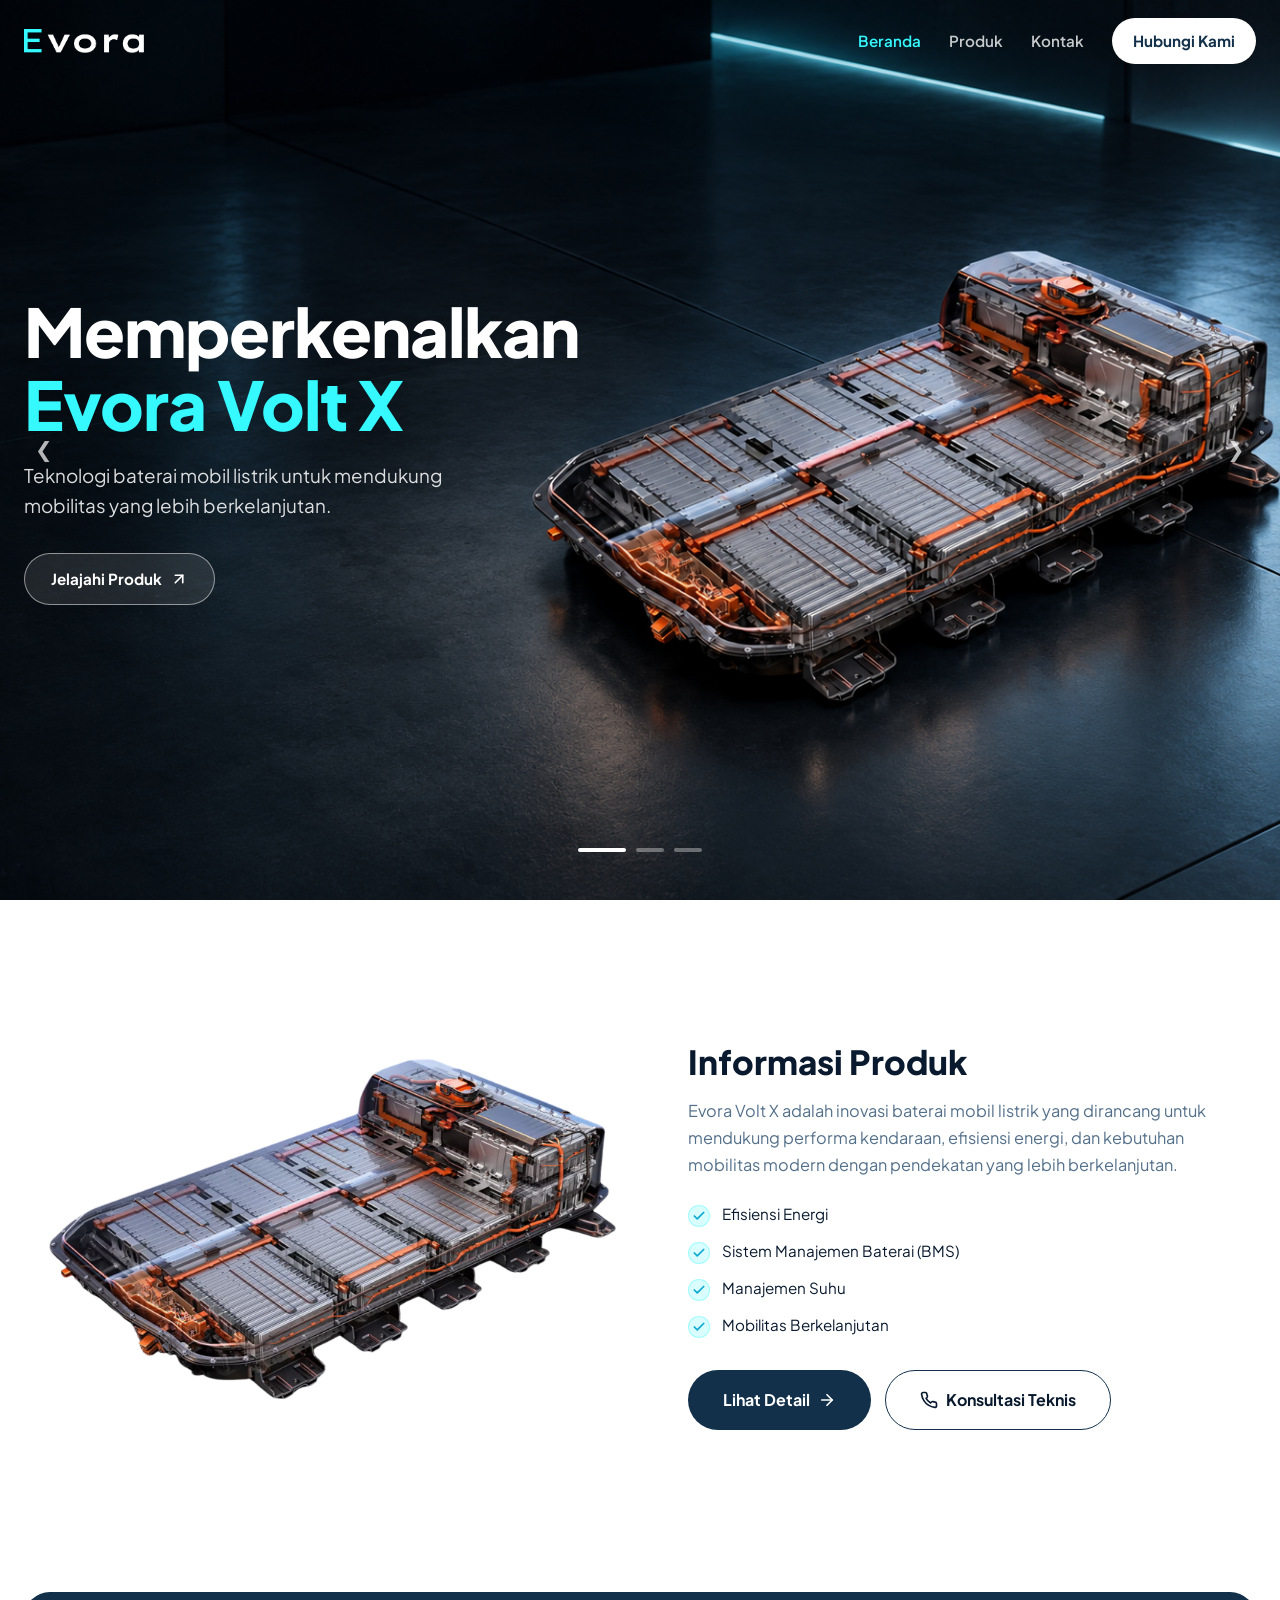
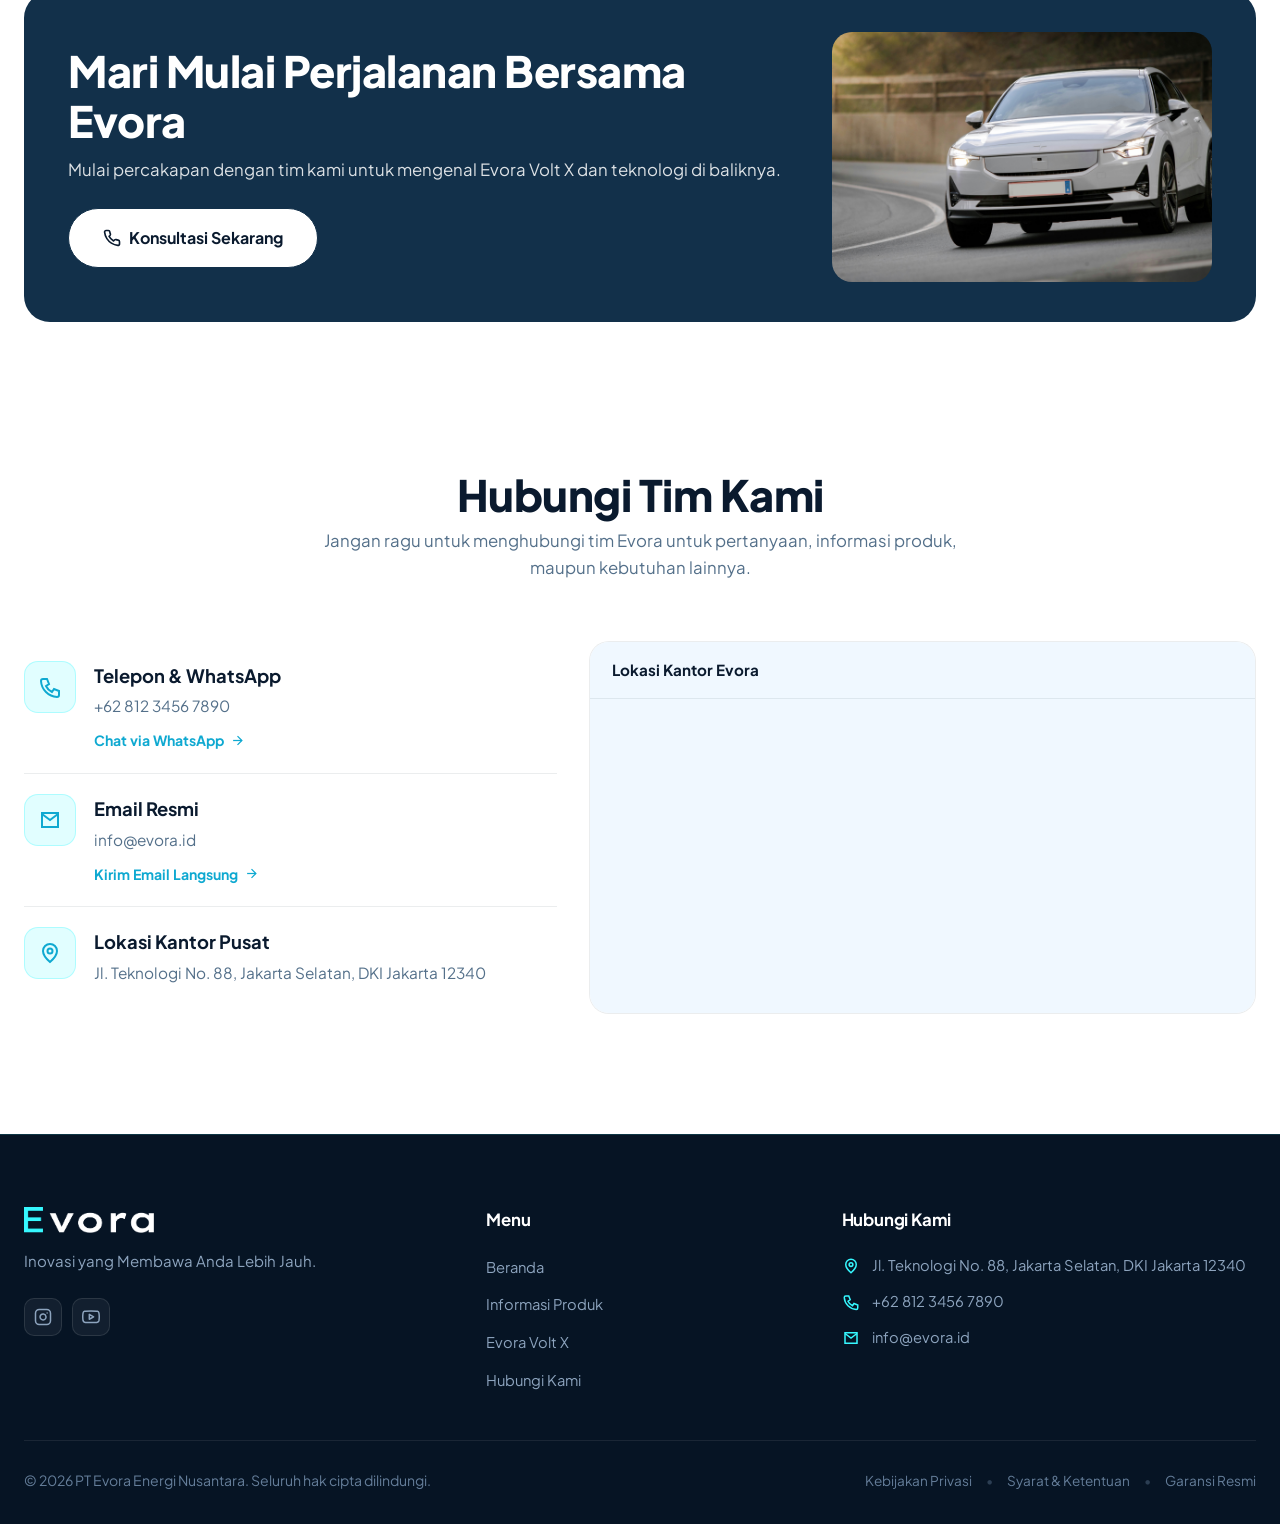
<file: index.html>
<!DOCTYPE html>
<html lang="id">

<head>
    <meta charset="UTF-8" />
    <meta name="viewport" content="width=device-width, initial-scale=1.0" />
    <title>Evora</title>
    <link rel="preconnect" href="https://fonts.googleapis.com" />
    <link rel="preconnect" href="https://fonts.gstatic.com" crossorigin />
    <link href="https://fonts.googleapis.com/css2?family=Plus+Jakarta+Sans:wght@400;500;600;700;800&display=swap"
        rel="stylesheet" />
    <link rel="stylesheet" href="style.css" />
    <script src="components.js"></script>
</head>

<body>
    <!-- Navbar Component -->
    <app-header active="beranda"></app-header>

    <section class="hero" id="hero">
        <div class="slider" id="slider">
            <div class="slide is-active" style="background-image: url('assets/baterai.png');">
                <div class="container slide-content">
                    <h1>Memperkenalkan <br><span class="text-gradient">Evora Volt X</span></h1>
                    <p>Teknologi baterai mobil listrik untuk mendukung <br> mobilitas yang lebih berkelanjutan.</p>
                    <div class="slide-actions">
                        <a href="#produk" class="btn btn-ghost">
                            Jelajahi Produk
                            <svg xmlns="http://www.w3.org/2000/svg" width="18" height="18" viewBox="0 0 24 24"
                                fill="none" stroke="currentColor" stroke-width="2.2" stroke-linecap="round"
                                stroke-linejoin="round">
                                <line x1="7" y1="17" x2="17" y2="7" />
                                <polyline points="7 7 17 7 17 17" />
                            </svg>
                        </a>
                    </div>
                </div>
            </div>

            <div class="slide"
                style="background-image: linear-gradient(120deg, rgba(6,20,40,.85), rgba(6,20,40,.35)), url('assets/isi.png');">
                <div class="container slide-content">
                    <h1>Saatnya Beralih<br><span class="text-gradient">ke Energi Baru.</span></h1>
                    <p>Jelajahi potensi kendaraan listrik dan langkah <br> menuju perjalanan yang lebih ramah
                        lingkungan.</p>
                    <div class="slide-actions">
                        <a href="#produk" class="btn btn-ghost">
                            Jelajahi Produk
                            <svg xmlns="http://www.w3.org/2000/svg" width="18" height="18" viewBox="0 0 24 24"
                                fill="none" stroke="currentColor" stroke-width="2.2" stroke-linecap="round"
                                stroke-linejoin="round">
                                <line x1="7" y1="17" x2="17" y2="7" />
                                <polyline points="7 7 17 7 17 17" />
                            </svg>
                        </a>
                    </div>
                </div>
            </div>

            <div class="slide"
                style="background-image: linear-gradient(120deg, rgba(6,20,40,.85), rgba(6,20,40,.35)), url('assets/mobil.png');">
                <div class="container slide-content">
                    <h1>Melaju Menuju<br><span class="text-gradient">Masa Depan.</span></h1>
                    <p>Dukung langkah menuju transportasi rendah emisi melalui perkembangan kendaraan listrik.</p>
                    <div class="slide-actions">
                        <a href="#produk" class="btn btn-ghost">
                            Jelajahi Produk
                            <svg xmlns="http://www.w3.org/2000/svg" width="18" height="18" viewBox="0 0 24 24"
                                fill="none" stroke="currentColor" stroke-width="2.2" stroke-linecap="round"
                                stroke-linejoin="round">
                                <line x1="7" y1="17" x2="17" y2="7" />
                                <polyline points="7 7 17 7 17 17" />
                            </svg>
                        </a>
                    </div>
                </div>
            </div>

            <button class="slider-arrow prev" id="prev" aria-label="Slide sebelumnya">&#10094;</button>
            <button class="slider-arrow next" id="next" aria-label="Slide berikutnya">&#10095;</button>

            <div class="slider-dots" id="dots"></div>
        </div>
    </section>

    <section class="section" id="produk">
        <div class="container">

            <!-- Product Spotlight Card -->
            <div class="product-spotlight">
                <div class="product-spotlight-visual">
                    <img src="assets/voltx.png" alt="Baterai Kendaraan Listrik Evora Volt X" class="spotlight-img" />
                </div>

                <div class="product-spotlight-content">
                    <h3 class="spotlight-title">Informasi Produk</h3>
                    <p class="spotlight-desc">
                        Evora Volt X adalah inovasi baterai mobil listrik yang dirancang untuk mendukung
                        performa kendaraan, efisiensi energi, dan kebutuhan mobilitas modern dengan pendekatan
                        yang lebih berkelanjutan.
                    </p>

                    <ul class="spotlight-features">
                        <li>
                            <span class="feature-check-icon">
                                <svg viewBox="0 0 24 24" width="14" height="14" fill="none" stroke="currentColor"
                                    stroke-width="3" stroke-linecap="round" stroke-linejoin="round">
                                    <polyline points="20 6 9 17 4 12"></polyline>
                                </svg>
                            </span>
                            <span>Efisiensi Energi</span>
                        </li>
                        <li>
                            <span class="feature-check-icon">
                                <svg viewBox="0 0 24 24" width="14" height="14" fill="none" stroke="currentColor"
                                    stroke-width="3" stroke-linecap="round" stroke-linejoin="round">
                                    <polyline points="20 6 9 17 4 12"></polyline>
                                </svg>
                            </span>
                            <span>Sistem Manajemen Baterai (BMS)</span>
                        </li>
                        <li>
                            <span class="feature-check-icon">
                                <svg viewBox="0 0 24 24" width="14" height="14" fill="none" stroke="currentColor"
                                    stroke-width="3" stroke-linecap="round" stroke-linejoin="round">
                                    <polyline points="20 6 9 17 4 12"></polyline>
                                </svg>
                            </span>
                            <span>Manajemen Suhu</span>
                        </li>
                        <li>
                            <span class="feature-check-icon">
                                <svg viewBox="0 0 24 24" width="14" height="14" fill="none" stroke="currentColor"
                                    stroke-width="3" stroke-linecap="round" stroke-linejoin="round">
                                    <polyline points="20 6 9 17 4 12"></polyline>
                                </svg>
                            </span>
                            <span>Mobilitas Berkelanjutan</span>
                        </li>
                    </ul>

                    <div class="spotlight-actions">
                        <a href="produk.html" class="btn btn-primary btn-lg">
                            Lihat Detail
                            <svg xmlns="http://www.w3.org/2000/svg" width="18" height="18" viewBox="0 0 24 24"
                                fill="none" stroke="currentColor" stroke-width="2.2" stroke-linecap="round"
                                stroke-linejoin="round">
                                <line x1="5" y1="12" x2="19" y2="12"></line>
                                <polyline points="12 5 19 12 12 19"></polyline>
                            </svg>
                        </a>
                        <a href="#kontak" class="btn btn-secondary btn-lg">
                            <svg xmlns="http://www.w3.org/2000/svg" width="18" height="18" viewBox="0 0 24 24"
                                fill="none" stroke="currentColor" stroke-width="2.2" stroke-linecap="round"
                                stroke-linejoin="round">
                                <path
                                    d="M22 16.92v3a2 2 0 0 1-2.18 2 19.79 19.79 0 0 1-8.63-3.07 19.5 19.5 0 0 1-6-6 19.79 19.79 0 0 1-3.07-8.67A2 2 0 0 1 4.11 2h3a2 2 0 0 1 2 1.72 12.84 12.84 0 0 0 .7 2.81 2 2 0 0 1-.45 2.11L8.09 9.91a16 16 0 0 0 6 6l1.27-1.27a2 2 0 0 1 2.11-.45 12.84 12.84 0 0 0 2.81.7A2 2 0 0 1 22 16.92z">
                                </path>
                            </svg>
                            Konsultasi Teknis
                        </a>
                    </div>
                </div>
            </div>
        </div>
    </section>

    <!-- CTA Banner Component -->
    <app-cta></app-cta>

    <section class="section contact" id="kontak">
        <div class="container">
            <div class="section-head">
                <h2>Hubungi Tim Kami</h2>
                <p>Jangan ragu untuk menghubungi tim Evora untuk pertanyaan, informasi produk, maupun kebutuhan lainnya.
                </p>
            </div>

            <div class="contact-layout">
                <!-- Sisi Kiri: List Informasi Kontak -->
                <div class="contact-list">
                    <!-- Item Telepon & WA -->
                    <div class="contact-item">
                        <div class="contact-item-icon">
                            <svg viewBox="0 0 24 24" width="24" height="24" fill="none" stroke="currentColor"
                                stroke-width="2">
                                <path
                                    d="M5 4h4l2 5-3 2a12 12 0 006 6l2-3 5 2v4a2 2 0 01-2 2A17 17 0 013 6a2 2 0 012-2z" />
                            </svg>
                        </div>
                        <div class="contact-item-content">
                            <h3>Telepon &amp; WhatsApp</h3>
                            <p class="contact-val">+62 812 3456 7890</p>
                            <a href="https://wa.me/6281234567890" target="_blank" rel="noopener noreferrer"
                                class="contact-action-link">
                                Chat via WhatsApp
                                <svg viewBox="0 0 24 24" width="15" height="15" fill="none" stroke="currentColor"
                                    stroke-width="2">
                                    <line x1="5" y1="12" x2="19" y2="12"></line>
                                    <polyline points="12 5 19 12 12 19"></polyline>
                                </svg>
                            </a>
                        </div>
                    </div>

                    <!-- Item Email -->
                    <div class="contact-item">
                        <div class="contact-item-icon">
                            <svg viewBox="0 0 24 24" width="24" height="24" fill="none" stroke="currentColor"
                                stroke-width="2">
                                <path d="M4 5h16v14H4z" />
                                <path d="M4 6l8 6 8-6" />
                            </svg>
                        </div>
                        <div class="contact-item-content">
                            <h3>Email Resmi</h3>
                            <p class="contact-val">info@evora.id</p>
                            <a href="mailto:info@evora.id" class="contact-action-link">
                                Kirim Email Langsung
                                <svg viewBox="0 0 24 24" width="15" height="15" fill="none" stroke="currentColor"
                                    stroke-width="2">
                                    <line x1="5" y1="12" x2="19" y2="12"></line>
                                    <polyline points="12 5 19 12 12 19"></polyline>
                                </svg>
                            </a>
                        </div>
                    </div>

                    <!-- Item Lokasi Kantor -->
                    <div class="contact-item">
                        <div class="contact-item-icon">
                            <svg viewBox="0 0 24 24" width="24" height="24" fill="none" stroke="currentColor"
                                stroke-width="2">
                                <path d="M12 21s-7-6-7-11a7 7 0 0114 0c0 5-7 11-7 11z" />
                                <circle cx="12" cy="10" r="2.5" />
                            </svg>
                        </div>
                        <div class="contact-item-content">
                            <h3>Lokasi Kantor Pusat</h3>
                            <p class="contact-val">Jl. Teknologi No. 88, Jakarta Selatan, DKI Jakarta 12340</p>
                        </div>
                    </div>
                </div>

                <!-- Sisi Kanan: Card Peta / Map -->
                <div class="contact-map-card card">
                    <div class="map-card-header">
                        <div class="map-card-status">
                            <span>Lokasi Kantor Evora</span>
                        </div>
                    </div>
                    <div class="map-embed-wrapper">
                        <iframe
                            src="https://maps.google.com/maps?q=Jl.+Teknologi+No.+88,+Jakarta&t=&z=15&ie=UTF8&iwloc=&output=embed"
                            width="100%" height="100%" style="border:0;" allowfullscreen="" loading="lazy"
                            referrerpolicy="no-referrer-when-downgrade" title="Peta Kantor Pusat Evora">
                        </iframe>
                    </div>
                </div>
            </div>
        </div>
    </section>

    <!-- Footer Component -->
    <app-footer></app-footer>

    <script src="script.js"></script>
</body>

</html>
</file>
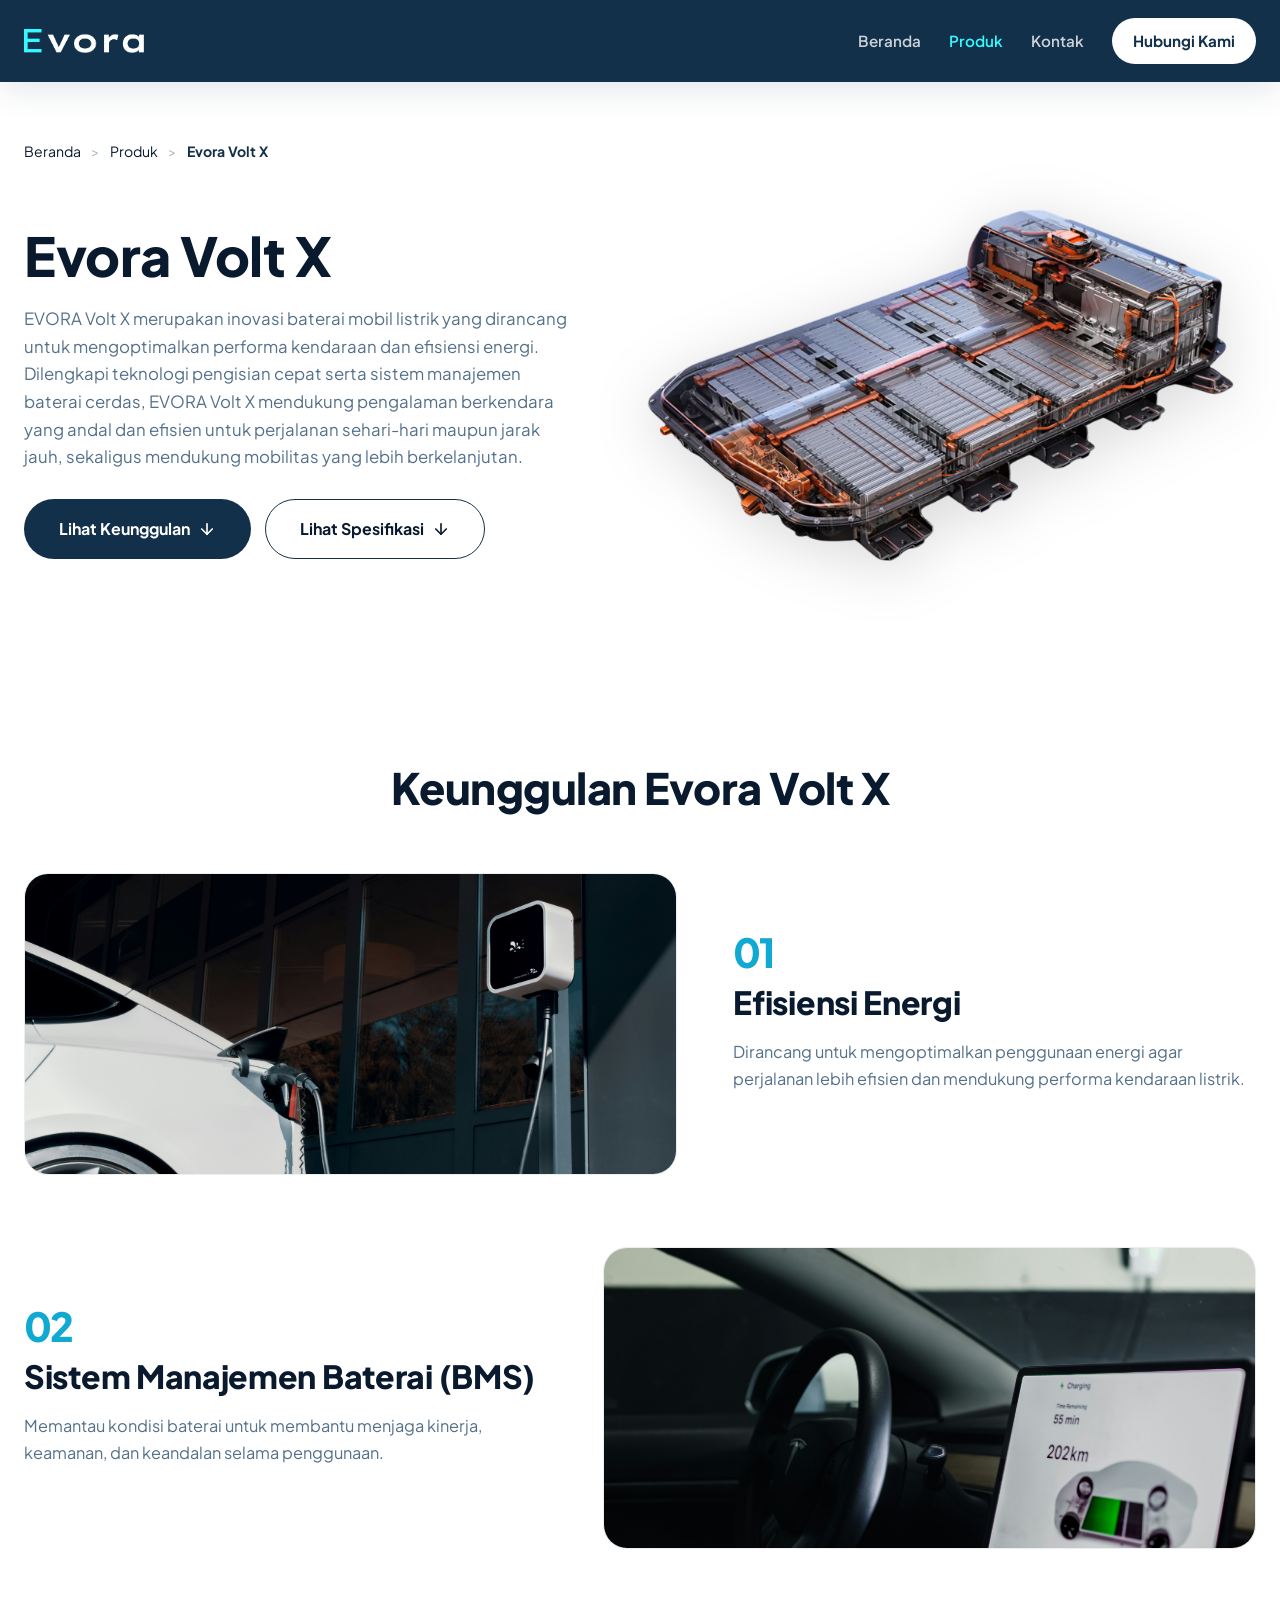
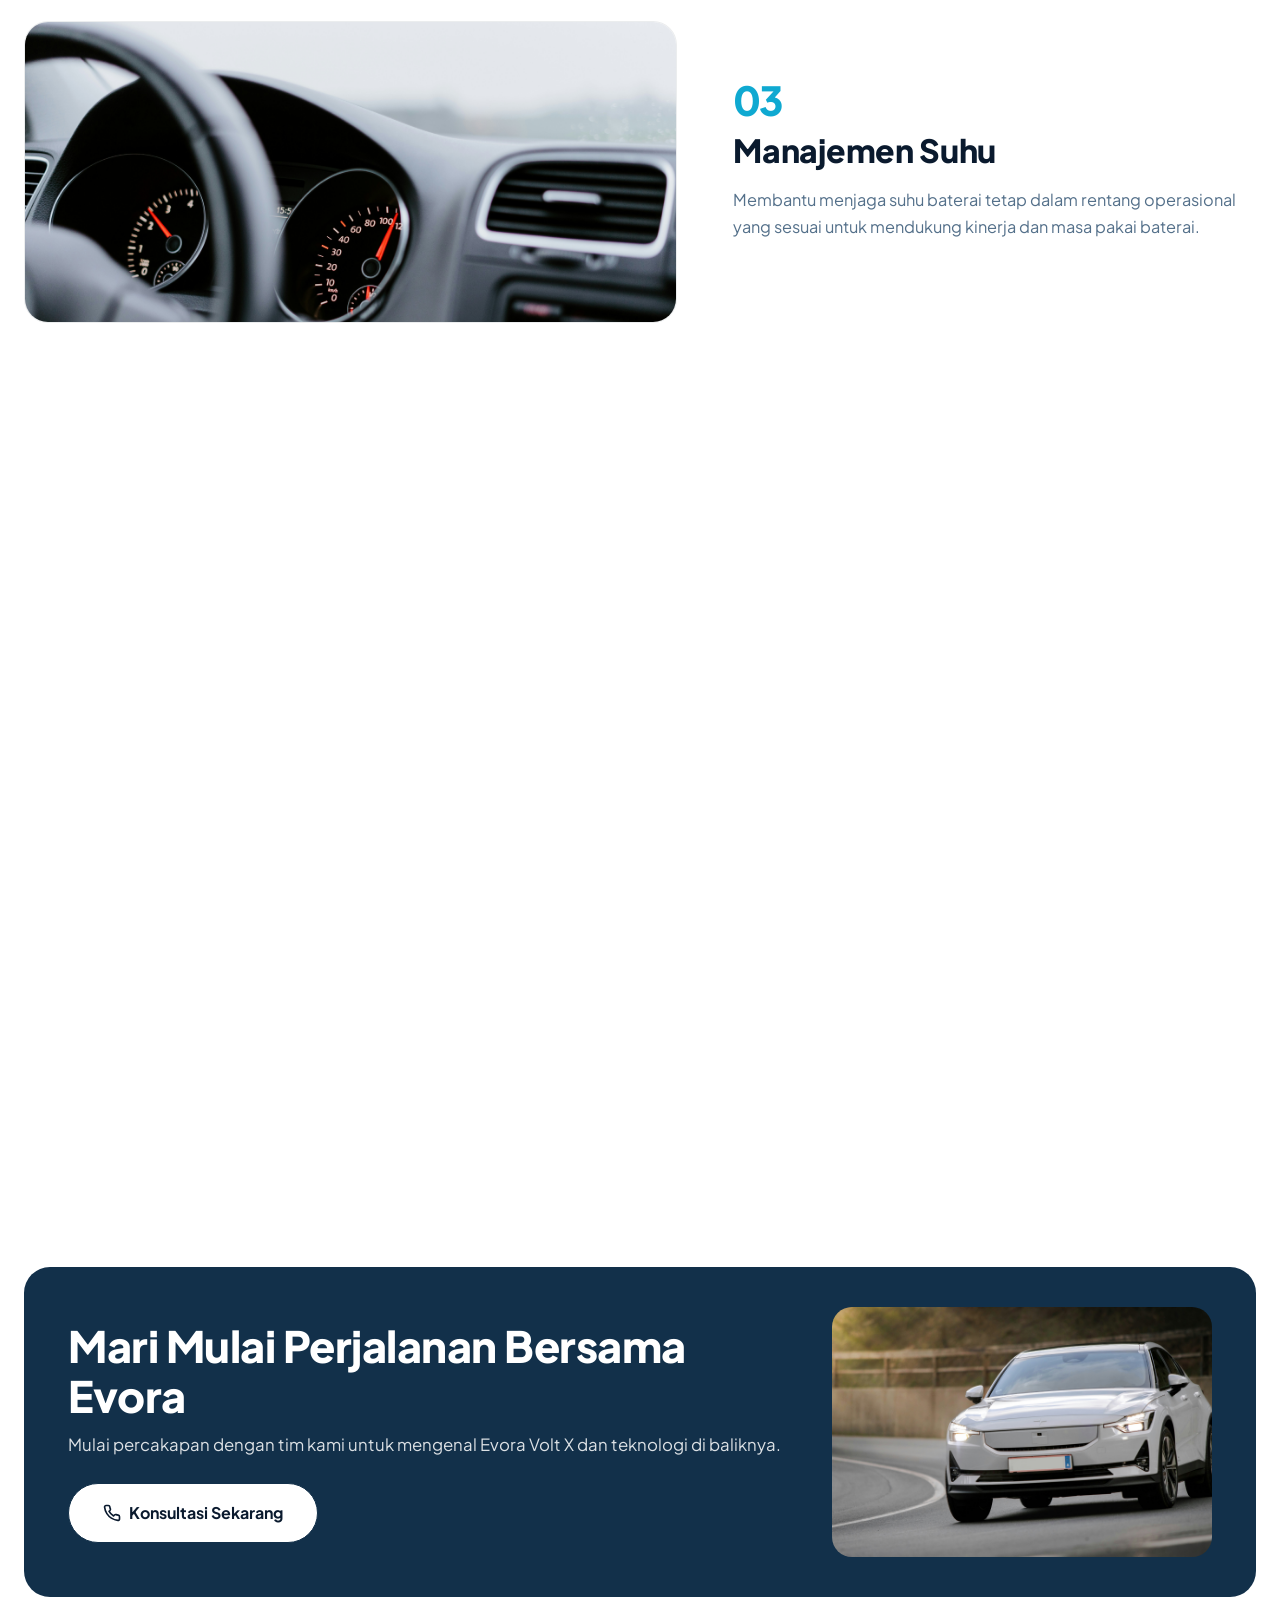
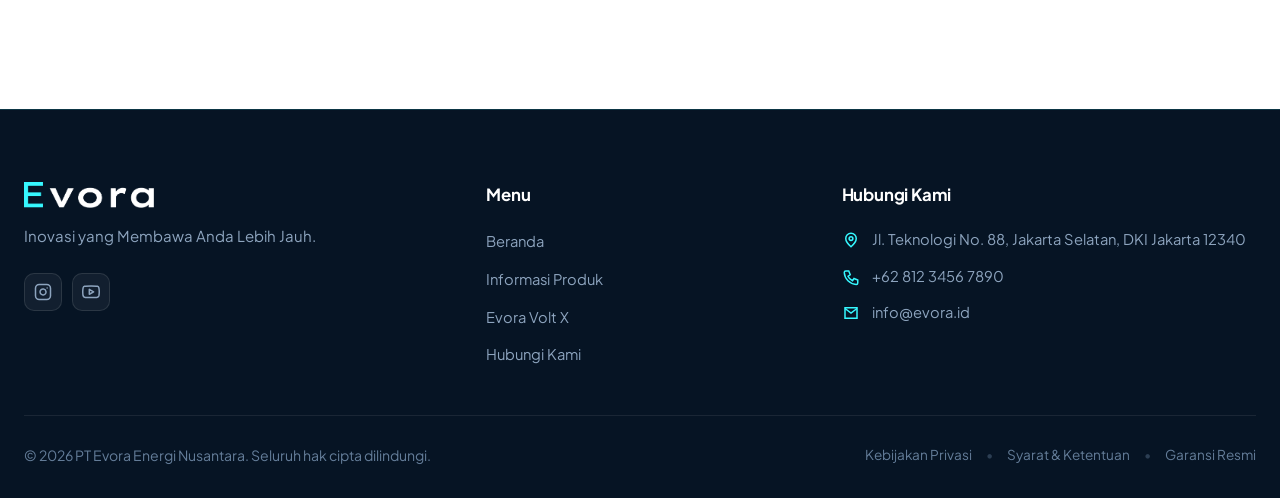
<file: produk.html>
<!DOCTYPE html>
<html lang="id">

<head>
    <meta charset="UTF-8" />
    <meta name="viewport" content="width=device-width, initial-scale=1.0" />
    <title>Evora Volt X</title>
    <link rel="preconnect" href="https://fonts.googleapis.com" />
    <link rel="preconnect" href="https://fonts.gstatic.com" crossorigin />
    <link href="https://fonts.googleapis.com/css2?family=Plus+Jakarta+Sans:wght@400;500;600;700;800&display=swap"
        rel="stylesheet" />
    <link rel="stylesheet" href="style.css" />
    <script src="components.js"></script>
</head>

<body class="page-produk">
    <!-- Navbar Component -->
    <app-header active="produk" solid></app-header>

    <!-- Page Hero / Product Overview -->
    <section class="page-hero">
        <div class="container">
            <nav class="breadcrumb" aria-label="Breadcrumb">
                <a href="index.html">Beranda</a>
                <span class="breadcrumb-sep">&gt;</span>
                <a href="index.html#produk">Produk</a>
                <span class="breadcrumb-sep">&gt;</span>
                <span class="breadcrumb-active">Evora Volt X</span>
            </nav>

            <div class="page-hero-grid">
                <div>
                    <h1>Evora Volt X</h1>
                    <p class="page-hero-lead">
                        EVORA Volt X merupakan inovasi baterai mobil listrik yang dirancang untuk mengoptimalkan
                        performa kendaraan dan efisiensi energi. Dilengkapi teknologi pengisian cepat serta sistem
                        manajemen baterai cerdas, EVORA Volt X mendukung pengalaman berkendara yang andal dan efisien
                        untuk perjalanan sehari-hari maupun jarak jauh, sekaligus mendukung mobilitas yang lebih
                        berkelanjutan.
                    </p>
                    <div class="slide-actions">
                        <a href="#keunggulan" class="btn btn-primary btn-lg">
                            Lihat Keunggulan
                            <svg xmlns="http://www.w3.org/2000/svg" width="18" height="18" viewBox="0 0 24 24"
                                fill="none" stroke="currentColor" stroke-width="2.2" stroke-linecap="round"
                                stroke-linejoin="round">
                                <line x1="12" y1="5" x2="12" y2="19"></line>
                                <polyline points="19 12 12 19 5 12"></polyline>
                            </svg>
                        </a>
                        <a href="#spesifikasi" class="btn btn-secondary btn-lg">
                            Lihat Spesifikasi
                            <svg xmlns="http://www.w3.org/2000/svg" width="18" height="18" viewBox="0 0 24 24"
                                fill="none" stroke="currentColor" stroke-width="2.2" stroke-linecap="round"
                                stroke-linejoin="round">
                                <line x1="12" y1="5" x2="12" y2="19"></line>
                                <polyline points="19 12 12 19 5 12"></polyline>
                            </svg>
                        </a>
                    </div>
                </div>

                <div class="hero-media-card">
                    <img src="assets/voltx.png" alt="Baterai Kendaraan Listrik Evora Volt X" />
                </div>
            </div>
        </div>
    </section>

    <!-- Keunggulan Section (4 Baris Selang-Seling) -->
    <section class="section" id="keunggulan">
        <div class="container">
            <div class="section-head">
                <h2>Keunggulan Evora Volt X</h2>
            </div>

            <div class="keunggulan-rows">
                <!-- Baris 1: Gambar di Kiri, Judul & Deskripsi di Kanan -->
                <div class="keunggulan-row">
                    <div class="keunggulan-visual">
                        <img src="assets/efisiensi.jpg" alt="Arsitektur Sel Baterai Evora Volt X" />
                    </div>
                    <div class="keunggulan-content">
                        <span class="keunggulan-num">01</span>
                        <h3>Efisiensi Energi</h3>
                        <p>
                            Dirancang untuk mengoptimalkan penggunaan energi agar perjalanan lebih efisien dan mendukung
                            performa kendaraan listrik.
                        </p>
                    </div>
                </div>

                <!-- Baris 2: Judul & Deskripsi di Kiri, Gambar di Kanan (Reverse) -->
                <div class="keunggulan-row reverse">
                    <div class="keunggulan-content">
                        <span class="keunggulan-num">02</span>
                        <h3>Sistem Manajemen Baterai (BMS)</h3>
                        <p>
                            Memantau kondisi baterai untuk membantu menjaga kinerja, keamanan, dan keandalan selama
                            penggunaan.
                        </p>
                    </div>
                    <div class="keunggulan-visual">
                        <img src="assets/bms.jpg" alt="Pengisian Cepat Baterai Evora Volt X" />
                    </div>
                </div>

                <!-- Baris 3: Gambar di Kiri, Judul & Deskripsi di Kanan -->
                <div class="keunggulan-row">
                    <div class="keunggulan-visual">
                        <img src="assets/suhu.jpg" alt="Performa Kendaraan Listrik Evora" />
                    </div>
                    <div class="keunggulan-content">
                        <span class="keunggulan-num">03</span>
                        <h3>Manajemen Suhu</h3>
                        <p>
                            Membantu menjaga suhu baterai tetap dalam rentang operasional yang sesuai untuk mendukung
                            kinerja dan masa pakai baterai.
                        </p>
                    </div>
                </div>

                <!-- Baris 4: Judul & Deskripsi di Kiri, Gambar di Kanan (Reverse) -->
                <div class="keunggulan-row reverse">
                    <div class="keunggulan-content">
                        <span class="keunggulan-num">04</span>
                        <h3>Mobilitas Berkelanjutan</h3>
                        <p>
                            Mendukung penggunaan kendaraan listrik sebagai langkah menuju sistem transportasi yang lebih
                            ramah lingkungan.
                        </p>
                    </div>
                    <div class="keunggulan-visual">
                        <img src="assets/mobilitas.jpg" alt="Baterai Evora Volt X Casing Proteksi" />
                    </div>
                </div>
            </div>
        </div>
    </section>

    <!-- Spesifikasi Utama Ringkas -->
    <section class="section" id="spesifikasi">
        <div class="container">
            <div class="section-head">
                <h2>Spesifikasi Evora Volt X</h2>
            </div>

            <div class="spec-cards-grid">
                <!-- Card 1: Kapasitas Energi -->
                <div class="spec-card">
                    <div class="spec-card-top">
                        <div class="spec-card-icon">
                            <svg viewBox="0 0 24 24" width="22" height="22" fill="none" stroke="currentColor"
                                stroke-width="2" stroke-linecap="round" stroke-linejoin="round">
                                <rect x="2" y="7" width="16" height="12" rx="2"></rect>
                                <line x1="22" y1="11" x2="22" y2="15"></line>
                                <path d="M7 13l3-3 2 4 3-3"></path>
                            </svg>
                        </div>
                        <span class="spec-card-label">Kapasitas Energi</span>
                    </div>
                    <div class="spec-card-body">
                        <h3 class="spec-card-value">92 kWh</h3>
                        <p class="spec-card-desc">Opsi Long Range hingga 115 kWh</p>
                    </div>
                </div>

                <!-- Card 2: Estimasi Jarak Tempuh -->
                <div class="spec-card">
                    <div class="spec-card-top">
                        <div class="spec-card-icon">
                            <svg viewBox="0 0 24 24" width="22" height="22" fill="none" stroke="currentColor"
                                stroke-width="2" stroke-linecap="round" stroke-linejoin="round">
                                <circle cx="12" cy="12" r="10"></circle>
                                <polygon points="16.24 7.76 14.12 14.12 7.76 16.24 9.88 9.88 16.24 7.76"></polygon>
                            </svg>
                        </div>
                        <span class="spec-card-label">Jarak Tempuh</span>
                    </div>
                    <div class="spec-card-body">
                        <h3 class="spec-card-value">650+ km</h3>
                        <p class="spec-card-desc">Per pengisian daya penuh</p>
                    </div>
                </div>

                <!-- Card 3: Waktu Pengisian Cepat -->
                <div class="spec-card">
                    <div class="spec-card-top">
                        <div class="spec-card-icon">
                            <svg viewBox="0 0 24 24" width="22" height="22" fill="none" stroke="currentColor"
                                stroke-width="2" stroke-linecap="round" stroke-linejoin="round">
                                <polygon points="13 2 3 14 12 14 11 22 21 10 12 10 13 2"></polygon>
                            </svg>
                        </div>
                        <span class="spec-card-label">Pengisian Cepat</span>
                    </div>
                    <div class="spec-card-body">
                        <h3 class="spec-card-value">18 Menit</h3>
                        <p class="spec-card-desc">10% &ndash; 80% DC Fast Charger 800V</p>
                    </div>
                </div>

                <!-- Card 4: Garansi Resmi -->
                <div class="spec-card">
                    <div class="spec-card-top">
                        <div class="spec-card-icon">
                            <svg viewBox="0 0 24 24" width="22" height="22" fill="none" stroke="currentColor"
                                stroke-width="2" stroke-linecap="round" stroke-linejoin="round">
                                <circle cx="12" cy="8" r="6"></circle>
                                <path d="M15.477 12.89 17 22l-5-3-5 3 1.523-9.11"></path>
                            </svg>
                        </div>
                        <span class="spec-card-label">Garansi Resmi</span>
                    </div>
                    <div class="spec-card-body">
                        <h3 class="spec-card-value">8 Tahun</h3>
                        <p class="spec-card-desc">Atau 200.000 Kilometer</p>
                    </div>
                </div>
            </div>
        </div>
    </section>

    <!-- CTA Banner Component -->
    <app-cta></app-cta>

    <!-- Footer Component -->
    <app-footer></app-footer>

    <script src="script.js"></script>
</body>

</html>
</file>
<file: style.css>
/* 1. Variabel & Reset Global */
:root {
    --primary: #ffffff;
    --secondary: #12304A;
    --accent: #36F8FF;
    --accent-dark: #0fa9d1;

    --text-title: #0a1a2e;
    --text-desc: #54708a;
    --text-desc-light: rgba(255, 255, 255, 0.85);
    --text-body: #0a1a2e;
    --text-muted: #54708a;

    --icon-primary: #36F8FF;

    --hover-secondary: #0d2133;
    --hover-primary: #e6f7ff;

    --bg-main: #ffffff;
    --bg-soft: #f0f8ff;
    --bg-card: #ffffff;
    --color-border: rgba(10, 26, 46, 0.08);

    --radius: 16px;
    --container: 1320px;
    --shadow-sm: 0 10px 30px rgba(14, 45, 71, 0.10);
}

* {
    margin: 0;
    padding: 0;
    box-sizing: border-box;
}

html {
    scroll-behavior: smooth;
}

body {
    font-family: "Plus Jakarta Sans", system-ui, -apple-system, Segoe UI, Roboto, sans-serif;
    background: var(--bg-main);
    color: var(--text-body);
    line-height: 1.6;
    overflow-x: hidden;
}

img {
    max-width: 100%;
    display: block;
}

a {
    color: inherit;
    text-decoration: none;
}

/* 2. Komponen Utilitas (Container, Card, Tombol) */
.container {
    width: 100%;
    max-width: var(--container);
    margin: 0 auto;
    padding: 0 24px;
}

.card {
    background: var(--bg-card);
    border: 1px solid var(--color-border);
    border-radius: var(--radius);
}

.text-gradient {
    color: var(--accent);
}

.btn {
    display: inline-flex;
    align-items: center;
    justify-content: center;
    gap: 8px;
    padding: 13px 26px;
    border-radius: 999px;
    font-weight: 700;
    font-size: 0.95rem;
    border: 1px solid transparent;
    cursor: pointer;
    transition: background 0.2s ease, color 0.2s ease;
}

.btn-primary {
    background: var(--secondary);
    color: var(--primary);
}

.btn-primary:hover {
    background: var(--hover-secondary);
}

.btn-secondary {
    border-color: var(--secondary);
    color: var(--text-body);
    background: var(--primary);
}

.btn-secondary:hover {
    background: var(--hover-primary);
}

.btn-lg {
    padding: 16px 34px;
    font-size: 1rem;
}

/* 3. Header & Navigasi (Navbar) */
.navbar {
    position: fixed;
    top: 0;
    left: 0;
    right: 0;
    z-index: 100;
    padding: 18px 0;
    background: transparent;
    transition: background 0.3s ease, padding 0.3s ease, box-shadow 0.3s ease;
}

.navbar.navbar-solid {
    background: #12304A;
    box-shadow: var(--shadow-sm);
}

.navbar.scrolled {
    background: #12304A;
    backdrop-filter: blur(14px);
    padding: 10px 0;
    box-shadow: var(--shadow-sm);
}

.nav-inner {
    display: flex;
    align-items: center;
    justify-content: space-between;
    gap: 20px;
}

.logo {
    display: inline-flex;
    align-items: center;
    gap: 10px;
    font-weight: 800;
    font-size: 1.35rem;
    letter-spacing: 0.3px;
    color: #ffffff;
}

.logo svg,
.logo b {
    color: var(--accent);
}

.nav-links {
    display: flex;
    align-items: center;
    gap: 28px;
}

.nav-links>a:not(.btn) {
    font-weight: 600;
    font-size: 0.95rem;
    color: rgba(255, 255, 255, 0.78);
    transition: color 0.25s ease;
}

.nav-links>a:not(.btn):hover {
    color: var(--accent);
}

.nav-links>a:not(.btn).active {
    color: var(--accent);
}

.btn-nav,
.nav-links .btn-nav {
    padding: 10px 20px;
    background: var(--primary);
    color: var(--secondary);
    font-weight: 700;
}

.btn-nav:hover,
.nav-links .btn-nav:hover {
    background: var(--hover-primary);
    color: var(--secondary);
}

.nav-toggle {
    display: none;
    flex-direction: column;
    gap: 5px;
    background: none;
    border: none;
    cursor: pointer;
    padding: 6px;
    position: relative;
    z-index: 110;
}

.nav-toggle span {
    width: 26px;
    height: 2.5px;
    border-radius: 2px;
    background: #ffffff;
    transition: transform 0.3s ease, opacity 0.3s ease, background 0.3s ease;
}

.nav-toggle.open span {
    background: #12304A;
}

.nav-toggle.open span:nth-child(1) {
    transform: translateY(7.5px) rotate(45deg);
}

.nav-toggle.open span:nth-child(2) {
    opacity: 0;
}

.nav-toggle.open span:nth-child(3) {
    transform: translateY(-7.5px) rotate(-45deg);
}

/* 4. Hero Section & Carousel Slider */
.hero {
    position: relative;
    width: 100%;
}

.slider {
    position: relative;
    width: 100%;
    height: 100vh;
    min-height: 640px;
    overflow: hidden;
}

.slide {
    position: absolute;
    inset: 0;
    display: flex;
    align-items: center;
    color: #fff;
    opacity: 0;
    transition: opacity 0.9s ease;
    pointer-events: none;
    overflow: hidden;
}

.slide::before {
    content: "";
    position: absolute;
    inset: 0;
    background-image: inherit;
    background-size: cover;
    background-position: center;
    background-repeat: no-repeat;
}

.slide.is-active {
    opacity: 1;
    pointer-events: auto;
}

.slide-content {
    position: relative;
    z-index: 1;
    max-width: 1320px;
}



.slide h1 {
    font-size: clamp(2.3rem, 5.4vw, 4.2rem);
    font-weight: 800;
    line-height: 1.08;
    letter-spacing: -1px;
    margin-bottom: 20px;
}

.slide p {
    font-size: clamp(1rem, 1.6vw, 1.18rem);
    color: rgba(255, 255, 255, 0.85);
    max-width: 560px;
    margin-bottom: 32px;
}

.slide-actions {
    display: flex;
    flex-wrap: wrap;
    gap: 14px;
}

.slide .btn-ghost {
    border-color: rgba(255, 255, 255, 0.5);
    color: #fff;
    background: rgba(255, 255, 255, 0.1);
}

.slide .btn-ghost:hover {
    background: rgba(255, 255, 255, 0.2);
}

.slider-arrow {
    position: absolute;
    top: 50%;
    transform: translateY(-50%);
    width: 48px;
    height: 48px;
    border-radius: 50%;
    border: none;
    background: transparent;
    color: #ffffff;
    font-size: 1.3rem;
    cursor: pointer;
    transition: opacity 0.2s ease, transform 0.2s ease;
    z-index: 5;
    opacity: 0.7;
}

.slider-arrow:hover {
    opacity: 1;
    transform: translateY(-50%) scale(1.15);
}

.slider-arrow.prev {
    left: 20px;
}

.slider-arrow.next {
    right: 20px;
}

.slider-dots {
    position: absolute;
    bottom: 48px;
    left: 50%;
    transform: translateX(-50%);
    display: flex;
    align-items: center;
    gap: 10px;
    z-index: 5;
}

.dot {
    width: 28px;
    height: 4px;
    border-radius: 999px;
    border: none;
    background: rgba(255, 255, 255, 0.35);
    cursor: pointer;
    transition: width 0.35s ease, background 0.3s ease;
}

.dot:hover {
    background: rgba(255, 255, 255, 0.65);
}

.dot.active {
    width: 48px;
    background: #ffffff;
}

/* 5. Layout Section & Header Judul */
.section {
    padding: 100px 0;
}

.section-head {
    text-align: center;
    max-width: 680px;
    margin: 0 auto 60px;
}



.section-head h2,
.cta h2 {
    font-size: clamp(1.8rem, 3.6vw, 2.7rem);
    font-weight: 800;
    line-height: 1.15;
    letter-spacing: -0.5px;
    margin-bottom: 8px;
}

.section-head p {
    color: var(--text-desc);
    font-size: 1.05rem;
}

/* 6. Sorotan Produk Utama (Product Spotlight - Beranda) */
.product-spotlight {
    display: grid;
    grid-template-columns: 1.08fr 1fr;
    gap: 50px;
    align-items: center;
    margin-bottom: 36px;
    margin-top: 36px;
}

.product-spotlight-visual {
    position: relative;
    display: flex;
    flex-direction: column;
    align-items: center;
    justify-content: center;
    overflow: hidden;
    min-height: 400px;
}

.spotlight-img {
    width: 100%;
    max-width: 600px;
    height: auto;
    object-fit: contain;
    transition: transform 0.4s ease;
}

.product-spotlight:hover .spotlight-img {
    transform: scale(1.04);
}

.product-spotlight-content {
    display: flex;
    flex-direction: column;
}

.spotlight-title {
    font-size: clamp(1.8rem, 2.6vw, 2.3rem);
    font-weight: 800;
    line-height: 1.2;
    margin-bottom: 16px;
    color: var(--text-title);
}

.spotlight-desc {
    color: var(--text-desc);
    font-size: 1.02rem;
    line-height: 1.65;
    margin-bottom: 24px;
}

.spotlight-features {
    list-style: none;
    display: grid;
    gap: 13px;
    margin-bottom: 32px;
}

.spotlight-features li {
    display: flex;
    align-items: flex-start;
    gap: 12px;
    font-size: 0.95rem;
    color: var(--text-body);
    line-height: 1.5;
}

.feature-check-icon {
    width: 22px;
    height: 22px;
    border-radius: 50%;
    background: color-mix(in srgb, var(--accent) 18%, transparent);
    color: var(--accent-dark);
    display: grid;
    place-items: center;
    flex-shrink: 0;
    margin-top: 2px;
    border: 1px solid color-mix(in srgb, var(--accent) 35%, transparent);
}

.spotlight-actions {
    display: flex;
    gap: 14px;
    flex-wrap: wrap;
}

/* 7. Halaman Detail Produk & Breadcrumb (produk.html) */
.page-hero {
    padding: 140px 0 20px;
    background: var(--bg-main);
    color: var(--text-body);
    position: relative;
    overflow: hidden;
}

.breadcrumb {
    display: flex;
    align-items: center;
    gap: 10px;
    font-size: 0.88rem;
    color: var(--text-desc);
    margin-bottom: 24px;
}

.breadcrumb a {
    color: var(--text-body);
    transition: color 0.2s ease;
}

.breadcrumb a:hover {
    color: var(--text-desc);
}

.breadcrumb-sep {
    opacity: 0.5;
}

.breadcrumb-active {
    color: var(--secondary);
    font-weight: 700;
}

/* Grid Hero Produk 2 Kolom */
.page-hero-grid {
    display: grid;
    grid-template-columns: 1fr 1.15fr;
    gap: 46px;
    align-items: center;
    margin-bottom: 46px;
}

.page-hero h1 {
    font-size: clamp(2.2rem, 4.2vw, 3.4rem);
    font-weight: 800;
    line-height: 1.15;
    margin-bottom: 18px;
    letter-spacing: -0.5px;
}

.page-hero-lead {
    font-size: 1.05rem;
    color: var(--text-desc);
    line-height: 1.65;
    margin-bottom: 28px;
}

.hero-media-card {
    position: relative;
    display: flex;
    align-items: center;
    justify-content: center;
    width: 100%;
}

.hero-media-card img {
    width: 100%;
    max-width: 620px;
    height: auto;
    filter: drop-shadow(0 10px 30px rgba(0, 0, 0, 0.15));
    transition: transform 0.4s ease;
}

.hero-media-card:hover img {
    transform: scale(1.03);
}

/* 8. Keunggulan Produk (Baris Selang-Seling) */
.keunggulan-rows {
    display: flex;
    flex-direction: column;
    gap: 72px;
    margin-top: 48px;
}

.keunggulan-row {
    display: grid;
    grid-template-columns: 1.25fr 1fr;
    gap: 56px;
    align-items: center;
}

.keunggulan-row.reverse {
    grid-template-columns: 1fr 1.25fr;
}

.keunggulan-visual {
    border-radius: 24px;
    overflow: hidden;
    position: relative;
    border: 1px solid var(--color-border);
    background: var(--bg-card);
}

.keunggulan-visual img {
    width: 100%;
    height: 300px;
    object-fit: cover;
    display: block;
    transition: transform 0.45s ease;
}

.keunggulan-visual:hover img {
    transform: scale(1.04);
}

.keunggulan-content {
    display: flex;
    flex-direction: column;
    align-items: flex-start;
}

.keunggulan-num {
    display: block;
    font-size: 2.5rem;
    font-weight: 800;
    color: var(--accent-dark);
    letter-spacing: -2px;
    line-height: 1;
    margin-bottom: 10px;
}

.keunggulan-content h3 {
    font-size: clamp(1.6rem, 2.5vw, 2.1rem);
    font-weight: 800;
    line-height: 1.25;
    color: var(--text-title);
    margin-bottom: 16px;
    letter-spacing: -0.3px;
}

.keunggulan-content p {
    color: var(--text-desc);
    font-size: 1.02rem;
    line-height: 1.68;
    margin-bottom: 24px;
}

/* 9. Kartu Spesifikasi Produk (4 Card Utama) */
.spec-cards-grid {
    display: grid;
    grid-template-columns: repeat(4, 1fr);
    gap: 20px;
    margin-top: 20px;
}

.spec-card {
    background: var(--bg-card);
    border: 1px solid #8da4be;
    border-radius: 20px;
    padding: 24px 22px;
    display: flex;
    flex-direction: column;
    justify-content: flex-start;
    position: relative;
    overflow: hidden;
    transition: transform 0.25s ease;
}

.spec-card:hover {
    transform: translateY(-5px);
}

.spec-card-top {
    display: flex;
    align-items: center;
    gap: 8px;
    margin-bottom: 14px;
}

.spec-card-icon {
    width: auto;
    height: auto;
    color: var(--accent-dark);
    display: inline-flex;
    align-items: center;
    justify-content: center;
    flex-shrink: 0;
    padding: 0;
    margin: 0;
}

.spec-card-icon svg {
    width: 22px;
    height: 22px;
    stroke-width: 2.2;
    display: block;
}

.spec-card-label {
    font-size: 0.82rem;
    font-weight: 700;
    text-transform: uppercase;
    letter-spacing: 0.6px;
    color: var(--text-muted);
    margin: 0;
    padding: 0;
}

.spec-card-body {
    display: flex;
    flex-direction: column;
    gap: 6px;
}

.spec-card-value {
    font-size: 1.38rem;
    font-weight: 800;
    color: var(--text-title);
    letter-spacing: -0.3px;
    line-height: 1.25;
    margin: 0;
}

.spec-card-desc {
    font-size: 0.88rem;
    color: var(--text-desc);
    line-height: 1.45;
    margin: 0;
}

/* 10. Banner Call to Action (CTA) */
.cta {
    padding: 20px 0 48px 0;
}

/* Khusus CTA di Halaman Produk */
.page-produk .cta {
    margin-bottom: 40px;
    padding-bottom: 72px;
}

.cta-inner {
    width: 100%;
    display: grid;
    grid-template-columns: 1fr auto;
    align-items: center;
    gap: 32px;
    padding: 40px 44px;
    border-radius: 26px;
    background: var(--secondary);
    overflow: hidden;
}

.cta-content {
    display: flex;
    flex-direction: column;
}

.cta h2 {
    margin-bottom: 12px;
    color: var(--primary);
}

.cta p {
    color: var(--text-desc-light);
    font-size: 1.05rem;
    line-height: 1.6;
    margin-bottom: 24px;
}

.cta-actions {
    display: flex;
    gap: 14px;
    flex-wrap: wrap;
}

.cta-media {
    display: flex;
    align-items: center;
    justify-content: center;
}

.cta-img {
    width: 100%;
    max-width: 380px;
    height: 250px;
    object-fit: cover;
    border-radius: 20px;
}

/* 11. Informasi Kontak & Peta Lokasi */
.contact {
    padding-bottom: 120px;
}

.contact-layout {
    display: grid;
    grid-template-columns: 1fr 1.25fr;
    gap: 32px;
    margin-top: 32px;
    align-items: stretch;
}

.contact-list {
    display: flex;
    flex-direction: column;
    justify-content: center;
}

.contact-item {
    display: flex;
    align-items: flex-start;
    gap: 18px;
    padding: 20px 0;
    border-bottom: 1px solid var(--color-border);
    transition: border-color 0.2s ease;
}

.contact-item:last-child {
    border-bottom: none;
}

.contact-item-icon {
    width: 52px;
    height: 52px;
    border-radius: 14px;
    background: color-mix(in srgb, var(--accent) 15%, transparent);
    border: 1px solid color-mix(in srgb, var(--accent) 30%, transparent);
    color: var(--accent-dark);
    display: grid;
    place-items: center;
    flex-shrink: 0;
}

.contact-item-content {
    flex: 1;
}

.contact-item-content h3 {
    font-size: 1.15rem;
    font-weight: 700;
    color: var(--text-title);
    margin-bottom: 4px;
}

.contact-item-content .contact-val {
    color: var(--text-desc);
    font-size: 0.96rem;
    line-height: 1.5;
    margin-bottom: 10px;
}

.contact-action-link {
    display: inline-flex;
    align-items: center;
    gap: 6px;
    font-size: 0.88rem;
    font-weight: 700;
    color: var(--accent-dark);
    transition: gap 0.2s ease, color 0.2s ease;
}

.contact-action-link:hover {
    color: #08819e;
    gap: 10px;
}



/* Kartu Peta Lokasi */
.contact-map-card {
    display: flex;
    flex-direction: column;
    border-radius: 20px;
    overflow: hidden;
    background: var(--bg-card);
    border: 1px solid var(--color-border);
    transition: border-color 0.25s ease, box-shadow 0.25s ease;
}

.contact-map-card:hover {
    border-color: color-mix(in srgb, var(--accent) 50%, transparent);
}

.map-card-header {
    display: flex;
    align-items: center;
    justify-content: space-between;
    padding: 16px 22px;
    background: var(--bg-soft);
    border-bottom: 1px solid var(--color-border);
    flex-wrap: wrap;
    gap: 10px;
}

.map-card-status {
    display: flex;
    align-items: center;
    gap: 10px;
}

.map-card-status span {
    font-size: 0.95rem;
    font-weight: 700;
    color: var(--text-title);
}



.map-embed-wrapper {
    flex: 1;
    width: 100%;
    position: relative;
    background: var(--bg-soft);
}

.map-embed-wrapper iframe {
    width: 100%;
    height: 100%;
    min-height: 300px;
    border: 0;
    display: block;
}

/* 12. Footer Lengkap (Mega Footer - Seimbang Kiri & Kanan) */
.footer {
    border-top: 1px solid rgba(54, 248, 255, 0.15);
    padding: 72px 0 32px;
    background: #061424;
    color: #ffffff;
    position: relative;
}

.footer-container {
    display: flex;
    flex-direction: column;
    gap: 48px;
}

.footer-grid {
    display: grid;
    grid-template-columns: 1.35fr 1fr 1.35fr;
    gap: 48px;
    align-items: start;
}

.footer-col-brand {
    display: flex;
    flex-direction: column;
    align-items: flex-start;
}

.footer-logo {
    display: inline-block;
    margin-bottom: 16px;
}

.footer-slogan {
    color: #8da4be;
    font-size: 0.94rem;
    line-height: 1.65;
    margin-bottom: 24px;
    max-width: 320px;
}

.footer-socials {
    display: flex;
    align-items: center;
    gap: 10px;
}

.social-btn {
    width: 38px;
    height: 38px;
    border-radius: 10px;
    background: rgba(255, 255, 255, 0.05);
    border: 1px solid rgba(255, 255, 255, 0.1);
    color: #8da4be;
    display: grid;
    place-items: center;
    transition: all 0.25s ease;
}

.social-btn:hover {
    background: var(--accent);
    color: var(--secondary);
    border-color: var(--accent);
    transform: translateY(-3px);
}

.footer-heading {
    font-size: 1.05rem;
    font-weight: 700;
    color: #ffffff;
    margin-bottom: 20px;
    letter-spacing: -0.2px;
}

.footer-nav-list {
    list-style: none;
    display: flex;
    flex-direction: column;
    gap: 12px;
}

.footer-nav-list a {
    color: #8da4be;
    font-size: 0.92rem;
    transition: color 0.2s ease, transform 0.2s ease;
    display: inline-flex;
    align-items: center;
}

.footer-nav-list a:hover {
    color: var(--accent);
    transform: translateX(4px);
}

.footer-contact-info {
    list-style: none;
    display: flex;
    flex-direction: column;
    gap: 14px;
}

.footer-contact-info li {
    display: flex;
    align-items: flex-start;
    gap: 12px;
    color: #8da4be;
    font-size: 0.92rem;
    line-height: 1.5;
}

.footer-contact-info svg {
    color: var(--icon-primary);
    flex-shrink: 0;
    margin-top: 3px;
}

.footer-contact-info a {
    color: #8da4be;
    transition: color 0.2s ease;
}

.footer-contact-info a:hover {
    color: var(--accent);
}

.footer-bottom {
    display: flex;
    align-items: center;
    justify-content: space-between;
    padding-top: 28px;
    border-top: 1px solid rgba(255, 255, 255, 0.08);
    flex-wrap: wrap;
    gap: 16px;
}

.footer-bottom p {
    color: #647d99;
    font-size: 0.88rem;
}

.footer-legal {
    display: flex;
    align-items: center;
    gap: 14px;
    font-size: 0.85rem;
    color: #647d99;
}

.footer-legal a {
    color: #647d99;
    transition: color 0.2s ease;
}

.footer-legal a:hover {
    color: var(--accent);
}

.footer-legal span {
    opacity: 0.4;
}

/* 13. Media Queries & Desain Responsif */
@media (max-width: 1024px) {
    .container {
        padding: 0 20px;
    }

    .footer-grid {
        grid-template-columns: 1fr 1fr;
        gap: 36px;
    }

    .footer-col-contact {
        grid-column: span 2;
    }
}

@media (max-width: 960px) {
    .product-spotlight {
        grid-template-columns: 1fr;
        padding: 36px 24px;
        gap: 28px;
    }

    .page-hero-grid {
        grid-template-columns: 1fr;
        gap: 32px;
    }

    .keunggulan-rows {
        gap: 48px;
    }

    .keunggulan-row,
    .keunggulan-row.reverse {
        grid-template-columns: 1fr;
        gap: 24px;
    }

    .keunggulan-row.reverse .keunggulan-visual {
        order: -1;
    }

    .keunggulan-visual img {
        height: 240px;
    }

    .spec-cards-grid {
        grid-template-columns: repeat(2, 1fr);
        gap: 16px;
    }
}

@media (max-width: 940px) {
    .contact-layout {
        grid-template-columns: 1fr;
        gap: 24px;
    }

    .map-embed-wrapper,
    .map-embed-wrapper iframe {
        min-height: 300px;
        height: 300px;
    }

    .cta-inner {
        grid-template-columns: 1fr auto;
        padding: 32px 28px;
        gap: 20px;
        margin: 0 16px;
    }

    .cta-img {
        max-width: 240px;
        height: 160px;
    }
}

@media (max-width: 820px) {
    .nav-toggle {
        display: flex;
    }

    .nav-links {
        position: fixed;
        top: 0;
        right: 0;
        height: 100vh;
        width: min(80vw, 320px);
        flex-direction: column;
        align-items: flex-start;
        justify-content: flex-start;
        gap: 6px;
        padding: 90px 24px 28px;
        background: rgba(255, 255, 255, 0.98);
        backdrop-filter: blur(16px);
        transform: translateX(100%);
        transition: transform 0.35s ease;
        box-shadow: -15px 0 40px rgba(0, 0, 0, 0.25);
    }

    .nav-links.open {
        transform: translateX(0);
    }

    .nav-links>a:not(.btn) {
        width: 100%;
        padding: 12px 14px;
        font-size: 1rem;
        color: #12304A;
        border-radius: 10px;
        transition: background 0.2s ease, color 0.2s ease;
    }

    .nav-links>a:not(.btn):hover,
    .nav-links>a:not(.btn).active {
        background: rgba(54, 248, 255, 0.15);
        color: #0fa9d1;
    }

    .nav-links>a:not(.btn)::after {
        display: none;
    }

    .btn-nav,
    .nav-links .btn-nav {
        width: 100%;
        text-align: center;
        margin-top: 12px;
        margin-left: 0;
        color: #000000;
        padding: 12px 20px;
    }

    .page-hero {
        padding: 110px 0 50px;
    }
}

@media (max-width: 640px) {
    .slider-arrow {
        display: none;
    }

    .slider {
        height: 85vh;
        min-height: 520px;
    }

    .slider-dots {
        bottom: 28px;
    }

    .footer {
        padding: 48px 0 24px;
    }

    .footer-grid {
        grid-template-columns: 1fr;
        gap: 32px;
    }

    .footer-col-contact {
        grid-column: span 1;
    }

    .footer-bottom {
        flex-direction: column;
        align-items: flex-start;
        gap: 12px;
    }

    .footer-legal {
        flex-wrap: wrap;
        gap: 10px;
    }

    .spec-cards-grid {
        grid-template-columns: 1fr;
    }
}

@media (max-width: 520px) {
    .container {
        padding: 0 16px;
    }

    .section {
        padding: 70px 0;
    }

    .slide h1 {
        font-size: clamp(1.9rem, 7.5vw, 2.6rem);
    }

    .slide p {
        font-size: 0.95rem;
        margin-bottom: 24px;
    }

    .slide-actions {
        width: 100%;
    }

    .slide-actions .btn {
        width: 100%;
        flex: 1 1 100%;
    }

    .product-spotlight {
        padding: 24px 16px;
        border-radius: 18px;
    }

    .product-spotlight-visual {
        min-height: auto;
        padding: 16px 8px;
    }

    .spotlight-actions {
        width: 100%;
    }

    .spotlight-actions .btn {
        width: 100%;
        flex: 1 1 100%;
    }

    .page-hero {
        padding: 95px 0 35px;
    }

    .keunggulan-rows {
        gap: 36px;
    }

    .keunggulan-visual img {
        height: 190px;
    }

    .keunggulan-num {
        font-size: 2.4rem;
    }

    .keunggulan-content h3 {
        font-size: 1.35rem;
    }

    .spec-card {
        padding: 20px 18px;
    }

    .cta-inner {
        grid-template-columns: 1fr auto;
        align-items: center;
        padding: 20px 16px;
        border-radius: 18px;
        gap: 12px;
        margin: 0 16px;
    }

    .cta h2 {
        font-size: clamp(1rem, 3.8vw, 1.25rem);
        line-height: 1.25;
        margin-bottom: 6px;
    }

    .cta p {
        font-size: 0.8rem;
        line-height: 1.4;
        margin-bottom: 12px;
    }

    .cta-actions {
        width: auto;
    }

    .cta-actions .btn {
        width: auto;
        flex: none;
        padding: 8px 14px;
        font-size: 0.82rem;
        gap: 6px;
    }

    .cta-actions .btn svg {
        width: 14px;
        height: 14px;
    }

    .cta-img {
        width: 115px;
        max-width: 115px;
        height: 85px;
        border-radius: 12px;
        object-fit: cover;
    }

    .contact-item {
        padding: 16px 0;
        gap: 14px;
    }

    .contact-item-icon {
        width: 44px;
        height: 44px;
    }

    .map-embed-wrapper,
    .map-embed-wrapper iframe {
        min-height: 250px;
        height: 250px;
    }
}

@media (max-width: 380px) {
    .cta-inner {
        padding: 16px 12px;
        gap: 10px;
        margin: 0 10px;
    }

    .cta h2 {
        font-size: 0.95rem;
    }

    .cta p {
        font-size: 0.76rem;
        margin-bottom: 10px;
    }

    .cta-actions .btn {
        padding: 7px 12px;
        font-size: 0.78rem;
    }

    .cta-img {
        width: 85px;
        max-width: 85px;
        height: 68px;
        border-radius: 10px;
    }
}

/* 13. Animasi Pertama Buka Halaman (Hero Entrance) & Scroll Reveal */
@keyframes heroFadeUp {
    from {
        opacity: 0;
        transform: translateY(22px);
    }

    to {
        opacity: 1;
        transform: translateY(0);
    }
}

@keyframes heroScaleIn {
    from {
        opacity: 0;
        transform: scale(0.96) translateY(18px);
    }

    to {
        opacity: 1;
        transform: scale(1) translateY(0);
    }
}

/* Animasi Buka Halaman: Hero Slider Beranda (index.html) */
.slide.is-active .slide-badge {
    animation: heroFadeUp 0.65s cubic-bezier(0.16, 1, 0.3, 1) both;
}

.slide.is-active h1 {
    animation: heroFadeUp 0.75s cubic-bezier(0.16, 1, 0.3, 1) 0.1s both;
}

.slide.is-active p {
    animation: heroFadeUp 0.75s cubic-bezier(0.16, 1, 0.3, 1) 0.2s both;
}

.slide.is-active .slide-actions {
    animation: heroFadeUp 0.75s cubic-bezier(0.16, 1, 0.3, 1) 0.3s both;
}

/* Animasi Buka Halaman: Hero Halaman Produk (produk.html) */
.page-hero .breadcrumb {
    animation: heroFadeUp 0.65s cubic-bezier(0.16, 1, 0.3, 1) both;
}

.page-hero h1 {
    animation: heroFadeUp 0.75s cubic-bezier(0.16, 1, 0.3, 1) 0.1s both;
}

.page-hero-lead {
    animation: heroFadeUp 0.75s cubic-bezier(0.16, 1, 0.3, 1) 0.2s both;
}

.page-hero .slide-actions {
    animation: heroFadeUp 0.75s cubic-bezier(0.16, 1, 0.3, 1) 0.3s both;
}

.page-hero .hero-media-card {
    animation: heroScaleIn 0.85s cubic-bezier(0.16, 1, 0.3, 1) 0.2s both;
}

/* Efek Elemen Muncul Saat di-Scroll (Scroll Reveal) */
.reveal {
    opacity: 0;
    transform: translateY(28px);
    transition: opacity 0.75s cubic-bezier(0.16, 1, 0.3, 1), transform 0.75s cubic-bezier(0.16, 1, 0.3, 1);
    will-change: opacity, transform;
}

.reveal.is-visible {
    opacity: 1;
    transform: translateY(0);
}

/* Pertahankan hover transform kartu spesifikasi setelah revealed */
.spec-card.reveal.is-visible:hover {
    transform: translateY(-5px);
}

/* Stagger delay animasi bertahap untuk kartu spesifikasi */
.spec-cards-grid .spec-card:nth-child(1) {
    transition-delay: 0.05s;
}

.spec-cards-grid .spec-card:nth-child(2) {
    transition-delay: 0.15s;
}

.spec-cards-grid .spec-card:nth-child(3) {
    transition-delay: 0.25s;
}

.spec-cards-grid .spec-card:nth-child(4) {
    transition-delay: 0.35s;
}

/* Nonaktifkan efek jika pengguna memilih reduced-motion */
@media (prefers-reduced-motion: reduce) {

    .slide.is-active *,
    .page-hero *,
    .reveal {
        animation: none !important;
        transition: none !important;
        opacity: 1 !important;
        transform: none !important;
    }
}
</file>
